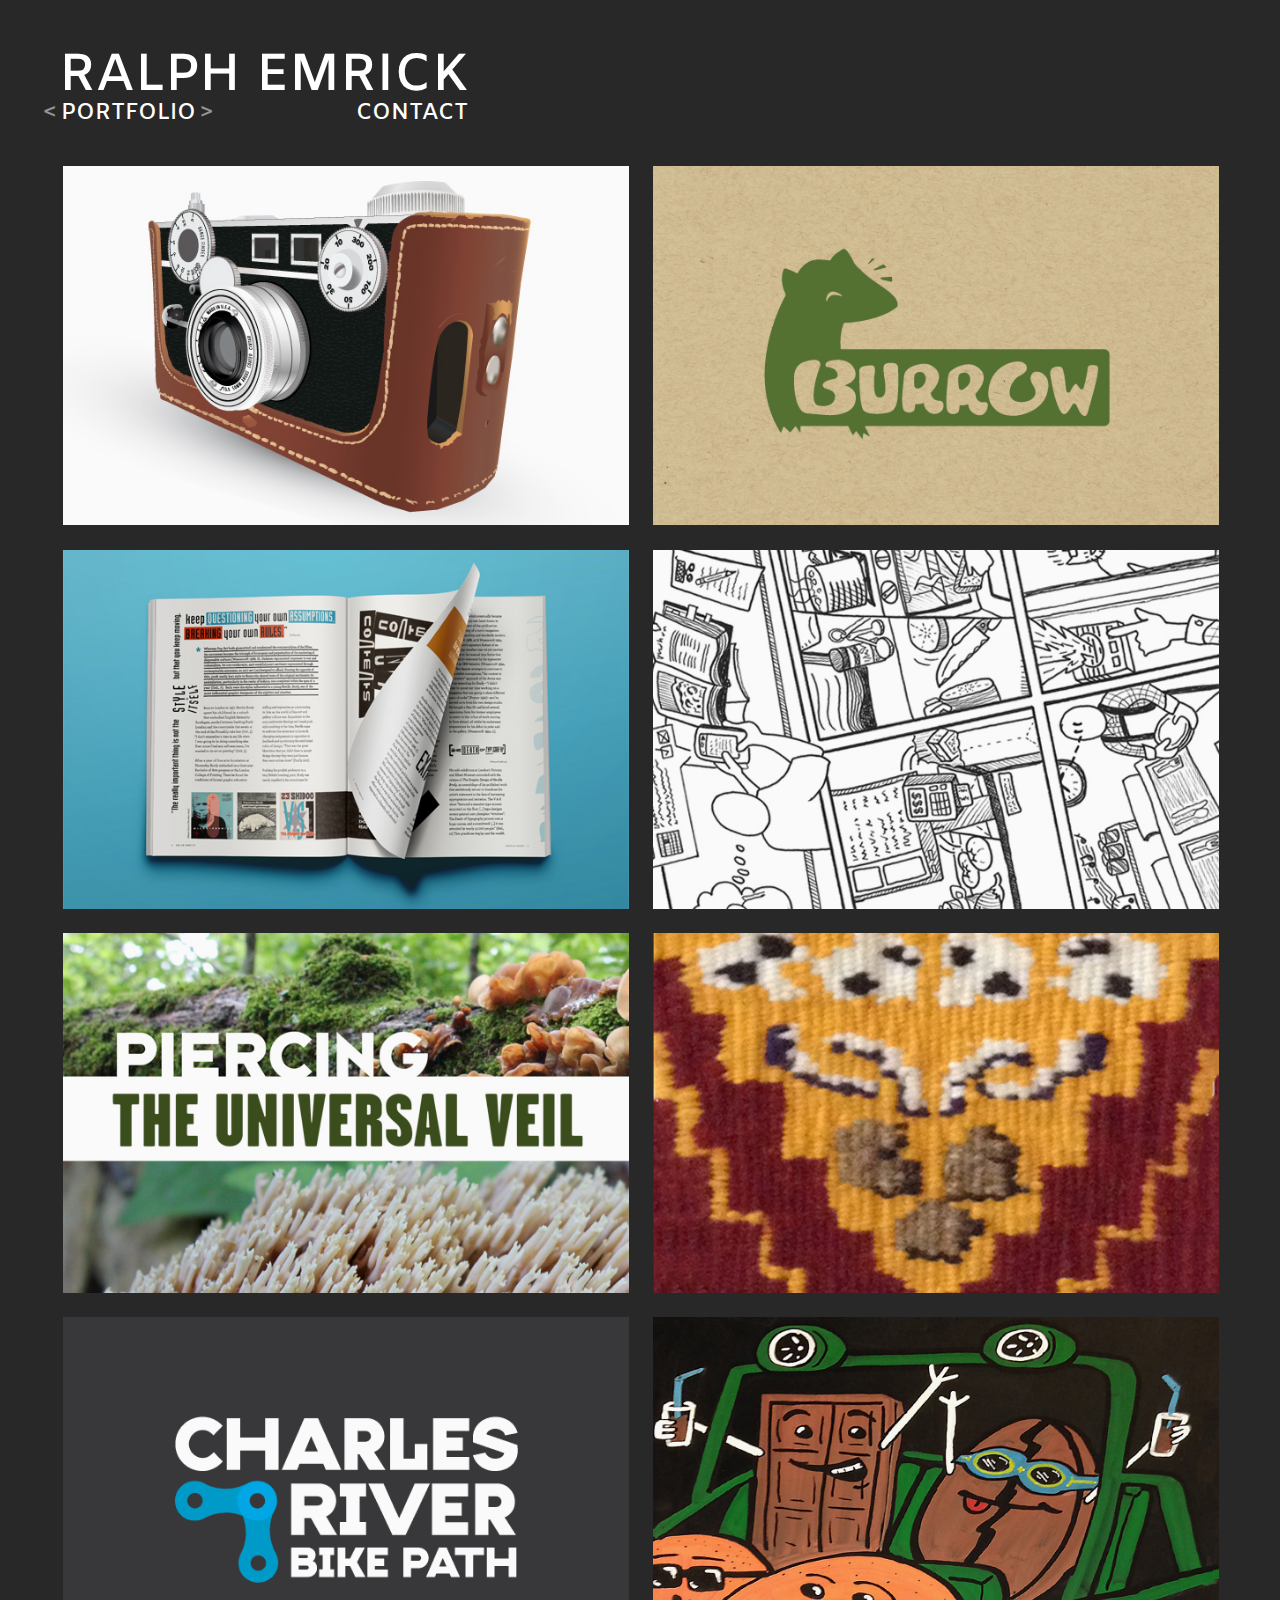
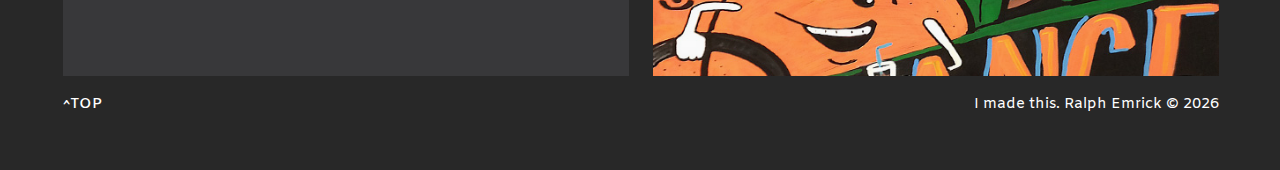
<file: index.html>
<html>

<head>

    <title>Ralph Emrick • Graphic Artist</title>
    <meta name="description" content="Portfolio of Ralph Emrick; graphic artist, etc." />
    <meta http-equiv="author" content="Ralph Emrick" />
    <!--<meta http-equiv="pragma" content="no-cache" />-->
    <meta name="viewport" content="width=device-width,initial-scale=1">

    <link href="CSS/style.css" type="text/css" rel="stylesheet" />
    <link href="https://fonts.googleapis.com/css?family=Amiko:400,600|Rokkitt:400,700" rel="stylesheet">
    <link rel="icon" type="image/png" sizes="32x32" href="img/critter-icon-32x32.png" />
    <link rel="icon" type="image/png" sizes="96x96" href="img/critter-icon-96x96.png" />
    <link rel="icon" type="image/png" sizes="16x16" href="img/critter-icon-16x16.png" />


</head>

<body>

<header id="top">

    <div id="banner">
        <div id="logo"><span id="logo_ralph">Ralph</span> Emrick</div>
        <nav>
            <a href="" id="portfolio_link"><span class="leftNav">&lt;</span>portfolio<span>&gt;</span></a>
            <a href="" id="contact_link"><span>&lt;</span>contact<span class="rightNav">&gt;</span></a>
        </nav>
    </div> <!--end of div id="banner"-->

</header>

<div id="wrapper">

    <div id="spotlight"></div>

    <div id="portfolio_gallery">
        <a href="gallery.html" class="showcard" id="card-camera">
            <img src="img/camera-th.jpg" alt="vector illustration of vintage Argus film camera" class="thumbnail"/>
        </a>
        <a href="gallery.html" class="showcard" id="card-burrow">
            <img src="img/burrow-th.jpg" alt="the Burrow brand lockup, a green text bubble paired with a winking weasel" class="thumbnail" />
        </a>
        <a href="gallery.html" class="showcard" id="card-nbrody">
            <img src="img/nbrody-th.jpg" alt="magazine mockup for typographical biography of Neville Brody" class="thumbnail" />
        </a>
        <a href="gallery.html" class="showcard" id="card-dinner">
            <img src="img/dinner-th.jpg" alt="6 panel sequential comic illustrating the steps to hosting a dinner party" class="thumbnail" />
        </a>
        <a href="gallery.html" class="showcard" id="card-piercingtheveil">
            <img src="img/piercingtheveil-th.jpg" alt="a magazine spread about mushrooms" class="thumbnail" />
        </a>
        <a href="gallery.html" class="showcard" id="card-gpw">
            <img src="img/gpw-th.jpg" alt="woven yarn tapestry of a queer pizza" class="thumbnail" />
        </a>
        <a href="gallery.html" class="showcard" id="card-crbp">
            <img src="img/crbp-th.gif" alt="logo for Charles River Bike Path" class="thumbnail" />
        </a>
        <a href="gallery.html" class="showcard" id="card-orangemochafrap">
            <img src="img/orangemochafrap-th.jpg" alt="a chalked illustration of two oranges on a joyride in a jeep with a coffee bean and chocolate bar in the backseat" class="thumbnail" />
        </a>
        <!--<a href="gallery.html" class="showcard" id="card-eternal">-->
            <!--<img src="img/eternal-th.png" alt="a graphic depiction of a landscape feature formed by discarded plastic water bottles" class="thumbnail" />-->
        <!--</a>-->

    </div> <!--end of div id="portfolio_gallery"-->

    <footer>
        <a id="top_button" href="#top">&#94;TOP</a>
        <div id="copyright">
            I made this. Ralph Emrick
            <span class="big">&copy;</span><!--2016- -->
            <script>document.write(new Date().getFullYear());</script>
        </div>
    </footer>

</div> <!--end of div id="wrapper"-->

</body>


<script src="https://ajax.googleapis.com/ajax/libs/jquery/1.12.4/jquery.min.js"></script>
<script src="JS/script.js" type="text/javascript"></script>

</html>
</file>
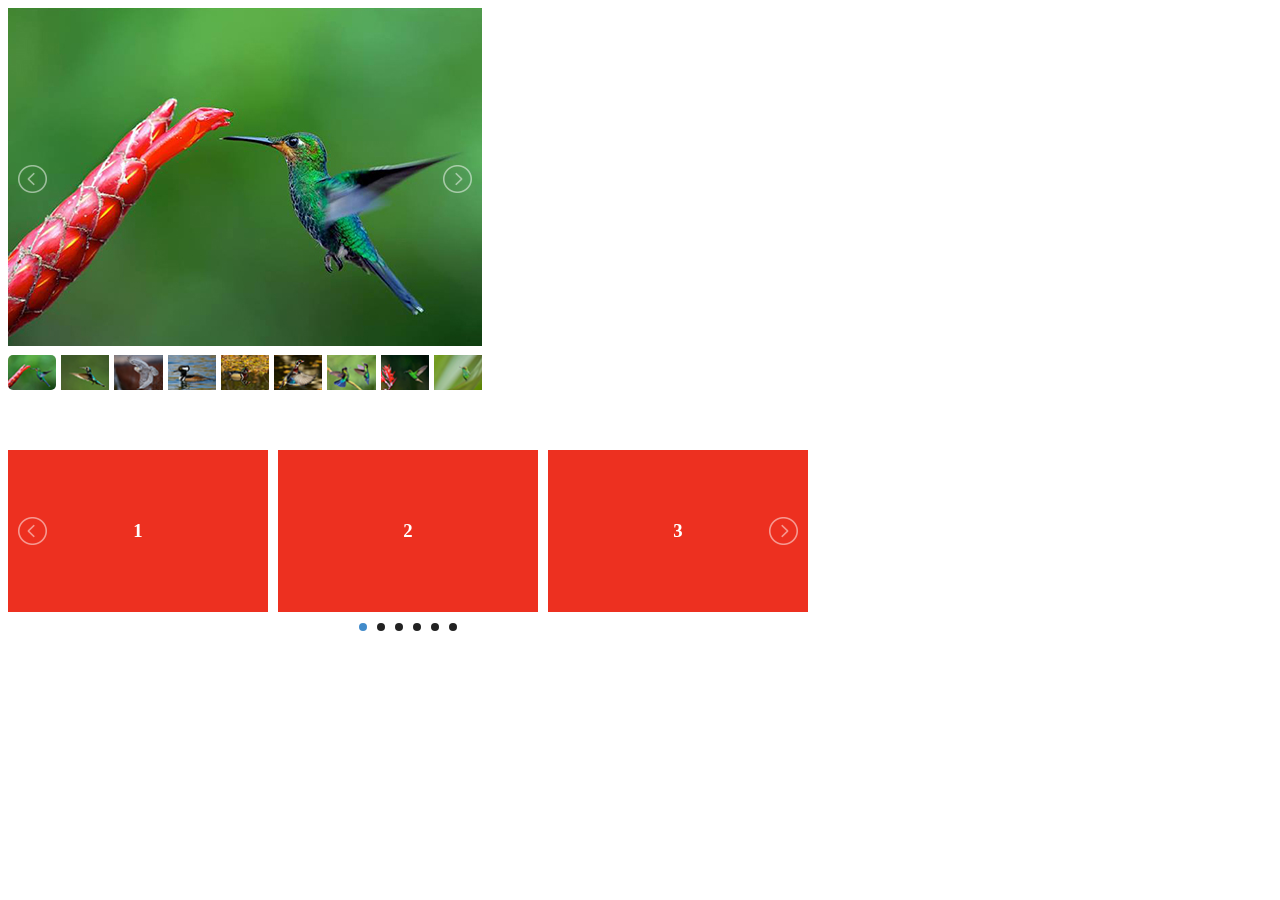
<file: lightSlider/demo/index.html>
<!DOCTYPE html>
<html lang="en">
    <head>
    <title>lightSlider Demo</title>
    <meta charset="utf-8">
    <meta http-equiv="X-UA-Compatible" content="IE=edge">
    <meta name="description" content="">
    <link rel="stylesheet"  href="../src/css/lightslider.css"/>
    <style>
    	ul{
			list-style: none outside none;
		    padding-left: 0;
            margin: 0;
		}
        .demo .item{
            margin-bottom: 60px;
        }
		.content-slider li{
		    background-color: #ed3020;
		    text-align: center;
		    color: #FFF;
		}
		.content-slider h3 {
		    margin: 0;
		    padding: 70px 0;
		}
		.demo{
			width: 800px;
		}
    </style>
    <script src="http://ajax.googleapis.com/ajax/libs/jquery/1.9.1/jquery.min.js"></script>
    <script src="../src/js/lightslider.js"></script> 
    <script>
    	 $(document).ready(function() {
			$("#content-slider").lightSlider({
                loop:true,
                keyPress:true
            });
            $('#image-gallery').lightSlider({
                gallery:true,
                item:1,
                thumbItem:9,
                slideMargin: 0,
                speed:500,
                auto:true,
                loop:true,
                onSliderLoad: function() {
                    $('#image-gallery').removeClass('cS-hidden');
                }  
            });
		});
    </script>
</head>
<body>
	<div class="demo">
        <div class="item">            
            <div class="clearfix" style="max-width:474px;">
                <ul id="image-gallery" class="gallery list-unstyled cS-hidden">
                    <li data-thumb="img/thumb/cS-1.jpg"> 
                        <img src="img/cS-1.jpg" />
                         </li>
                    <li data-thumb="img/thumb/cS-2.jpg"> 
                        <img src="img/cS-2.jpg" />
                         </li>
                    <li data-thumb="img/thumb/cS-3.jpg"> 
                        <img src="img/cS-3.jpg" />
                         </li>
                    <li data-thumb="img/thumb/cS-4.jpg"> 
                        <img src="img/cS-4.jpg" />
                         </li>
                    <li data-thumb="img/thumb/cS-5.jpg"> 
                        <img src="img/cS-5.jpg" />
                         </li>
                    <li data-thumb="img/thumb/cS-6.jpg"> 
                        <img src="img/cS-6.jpg" />
                         </li>
                    <li data-thumb="img/thumb/cS-7.jpg"> 
                        <img src="img/cS-7.jpg" />
                         </li>
                    <li data-thumb="img/thumb/cS-8.jpg"> 
                        <img src="img/cS-8.jpg" />
                         </li>
                    <li data-thumb="img/thumb/cS-9.jpg"> 
                        <img src="img/cS-9.jpg" />
                         </li>
                    <li data-thumb="img/thumb/cS-10.jpg"> 
                        <img src="img/cS-10.jpg" />
                         </li>
                    <li data-thumb="img/thumb/cS-11.jpg"> 
                        <img src="img/cS-11.jpg" />
                         </li>
                    <li data-thumb="img/thumb/cS-12.jpg"> 
                        <img src="img/cS-12.jpg" />
                         </li>
                    <li data-thumb="img/thumb/cS-13.jpg"> 
                        <img src="img/cS-13.jpg" />
                         </li>
                    <li data-thumb="img/thumb/cS-14.jpg"> 
                        <img src="img/cS-14.jpg" />
                         </li>
                    <li data-thumb="img/thumb/cS-15.jpg"> 
                        <img src="img/cS-15.jpg" />
                         </li>
                </ul>
            </div>
        </div>
        <div class="item">
            <ul id="content-slider" class="content-slider">
                <li>
                    <h3>1</h3>
                </li>
                <li>
                    <h3>2</h3>
                </li>
                <li>
                    <h3>3</h3>
                </li>
                <li>
                    <h3>4</h3>
                </li>
                <li>
                    <h3>5</h3>
                </li>
                <li>
                    <h3>6</h3>
                </li>
            </ul>
        </div>

    </div>	
</body>
</file>
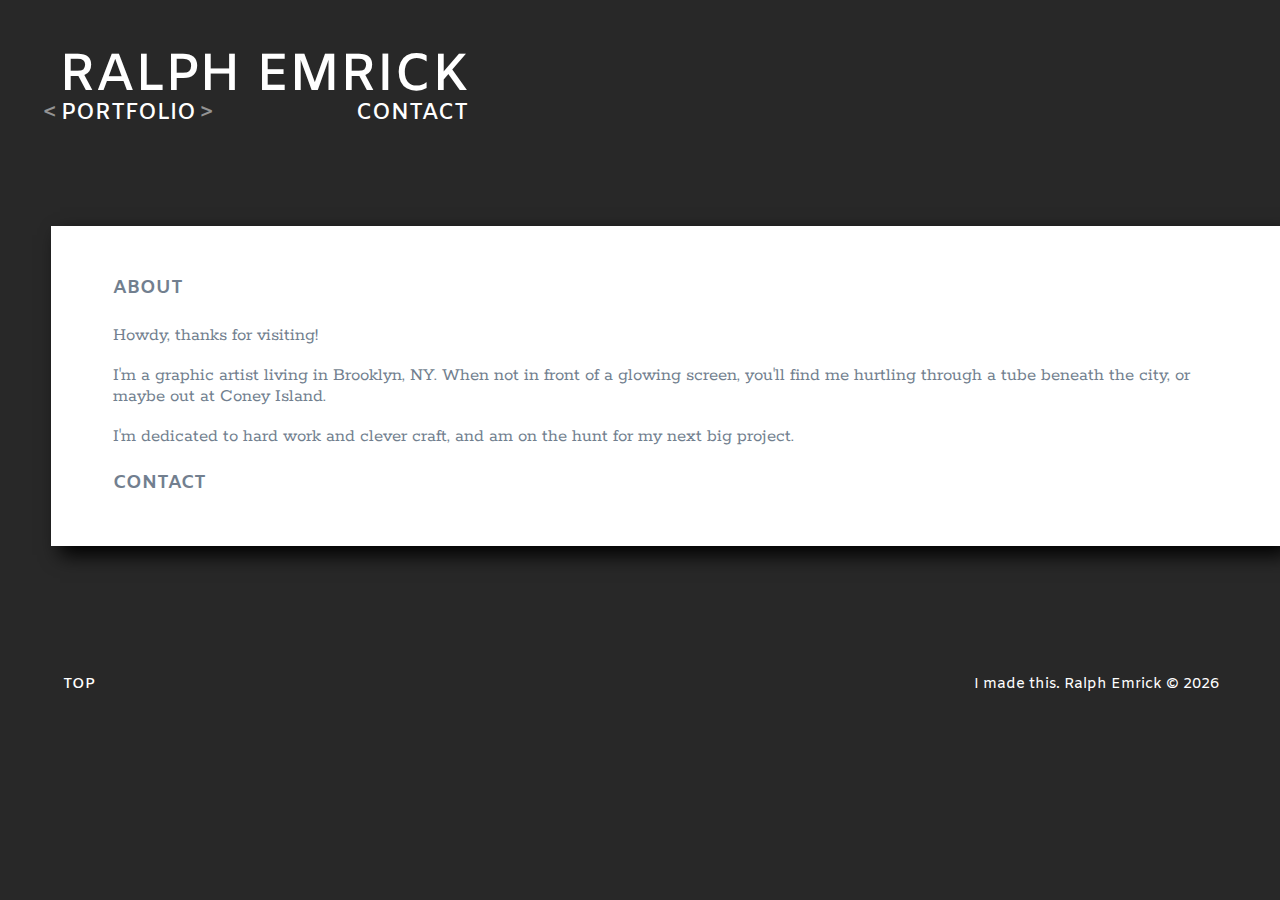
<file: contact.html>
<html>

<head>

    <title>Ralph Emrick • Graphic Artist</title>
    <meta name="description" content="Portfolio of Ralph Emrick; graphic artist, etc." />
    <meta http-equiv="author" content="Ralph Emrick" />
    <meta http-equiv="pragma" content="no-cache" />
    <meta name="robots" content="noindex" />
    <meta name="viewport" content="width=device-width,initial-scale=1">

    <link href="CSS/style.css" type="text/css" rel="stylesheet" />
    <link href="https://fonts.googleapis.com/css?family=Amiko:400,600|Rokkitt:400,700" rel="stylesheet">


</head>

<body>

<header id="top">

    <div id="banner">
        <div id="logo"><span id="logo_ralph">Ralph</span> Emrick</div>
        <nav>
            <a href="" id="portfolio_link"><span class="leftNav">&lt;</span>portfolio<span>&gt;</span></a>
            <a href="" id="contact_link"><span>&lt;</span>contact<span class="rightNav">&gt;</span></a>
        </nav>
    </div> <!--end of div id="banner"-->

</header>

<div id="wrapper">

    <div id='contactWrapper'>
        <div id='about'><h4>about</h4>
            <p>Howdy, thanks for visiting!</p><p>I&#39;m a graphic artist living in Brooklyn, NY. When not in front of a glowing screen, you'll find me hurtling through a tube beneath the city, or maybe out at Coney Island.</p><p>I&#39;m dedicated to hard work and clever craft, and am on the hunt for my next big project.</p>
        </div>
        <div id='contactMe'><h4>contact</h4></div>
        <form id='contactForm'></form>
    </div> <!--end of div id="contactWrapper"-->


    <footer>
        <a id="top_button" href="#top">TOP</a>
        <div id="copyright">
            I made this. Ralph Emrick
            <span class="big">&copy;</span><!--2016- -->
            <script>document.write(new Date().getFullYear());</script>
        </div>
    </footer>

</div> <!--end of div id="wrapper"-->

</body>


<script src="https://ajax.googleapis.com/ajax/libs/jquery/1.12.4/jquery.min.js"></script>
<script src="JS/script.js" type="text/javascript"></script>

</html>
</file>
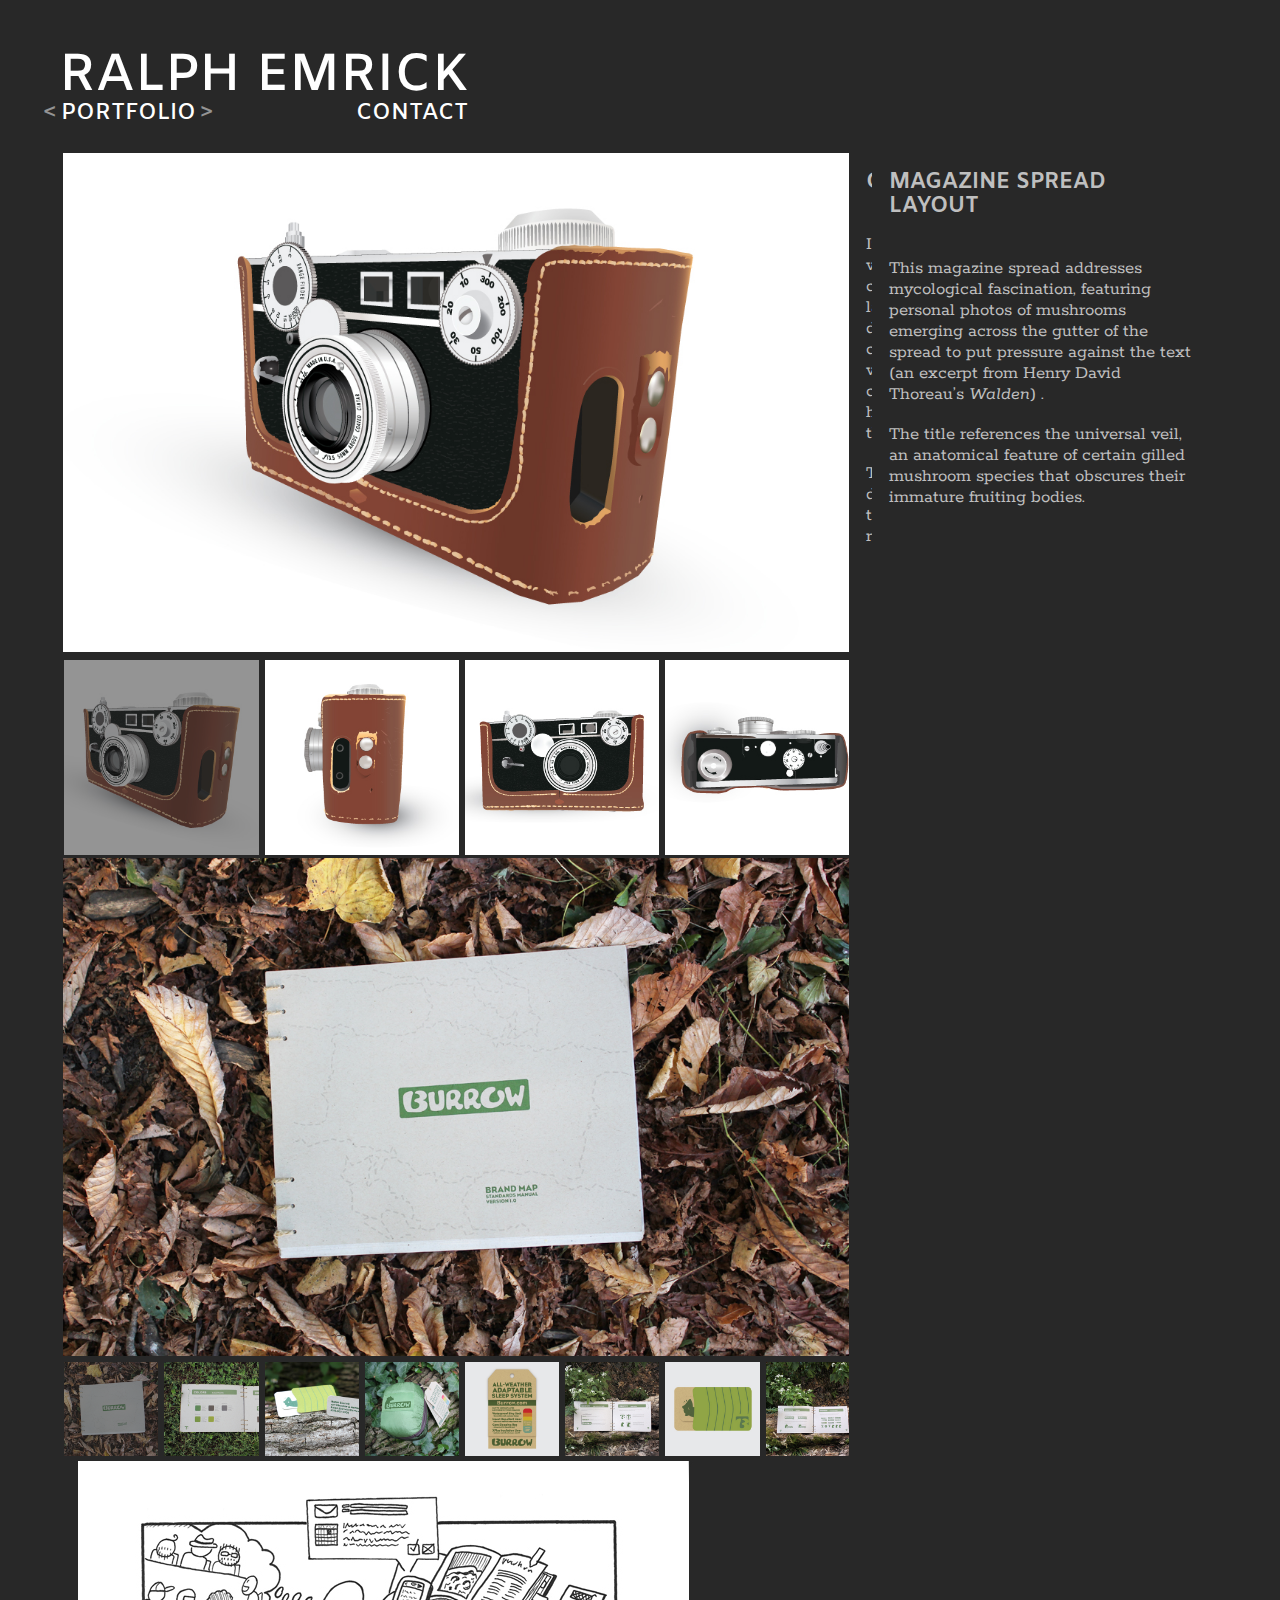
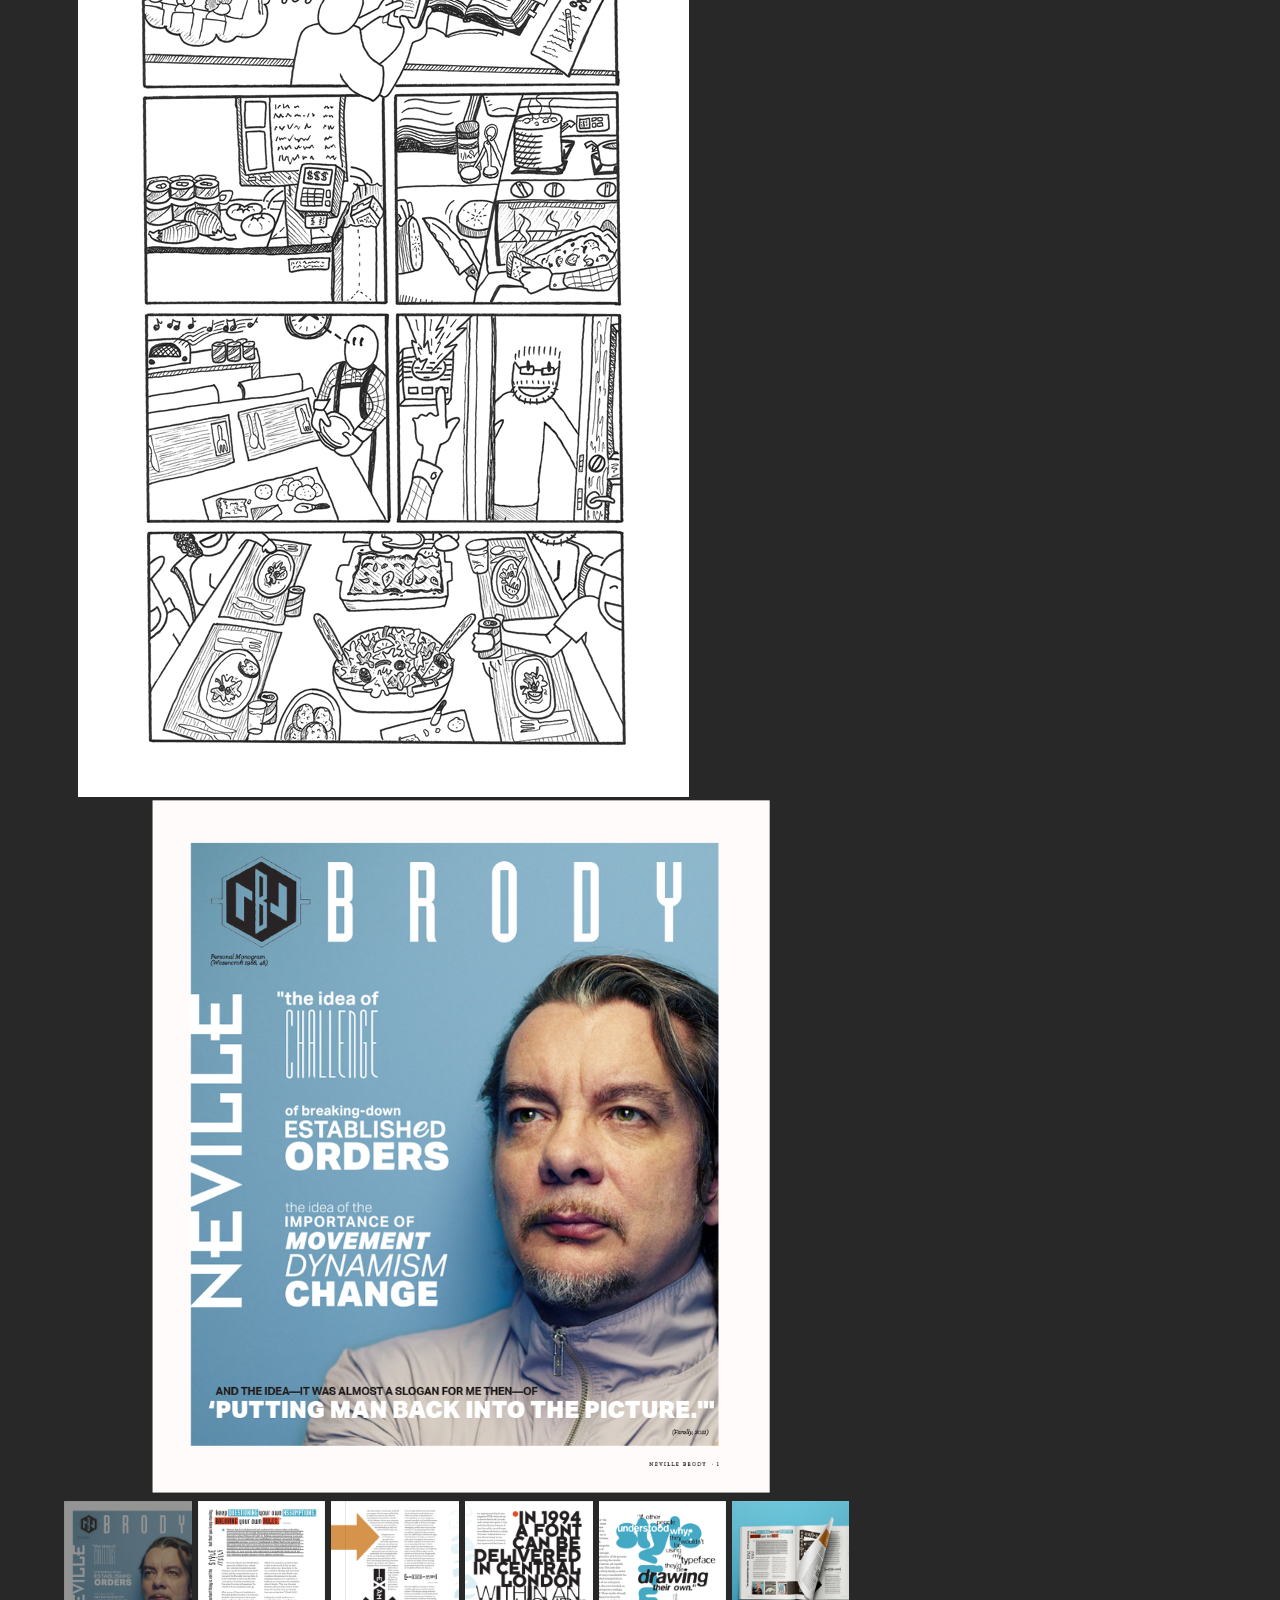
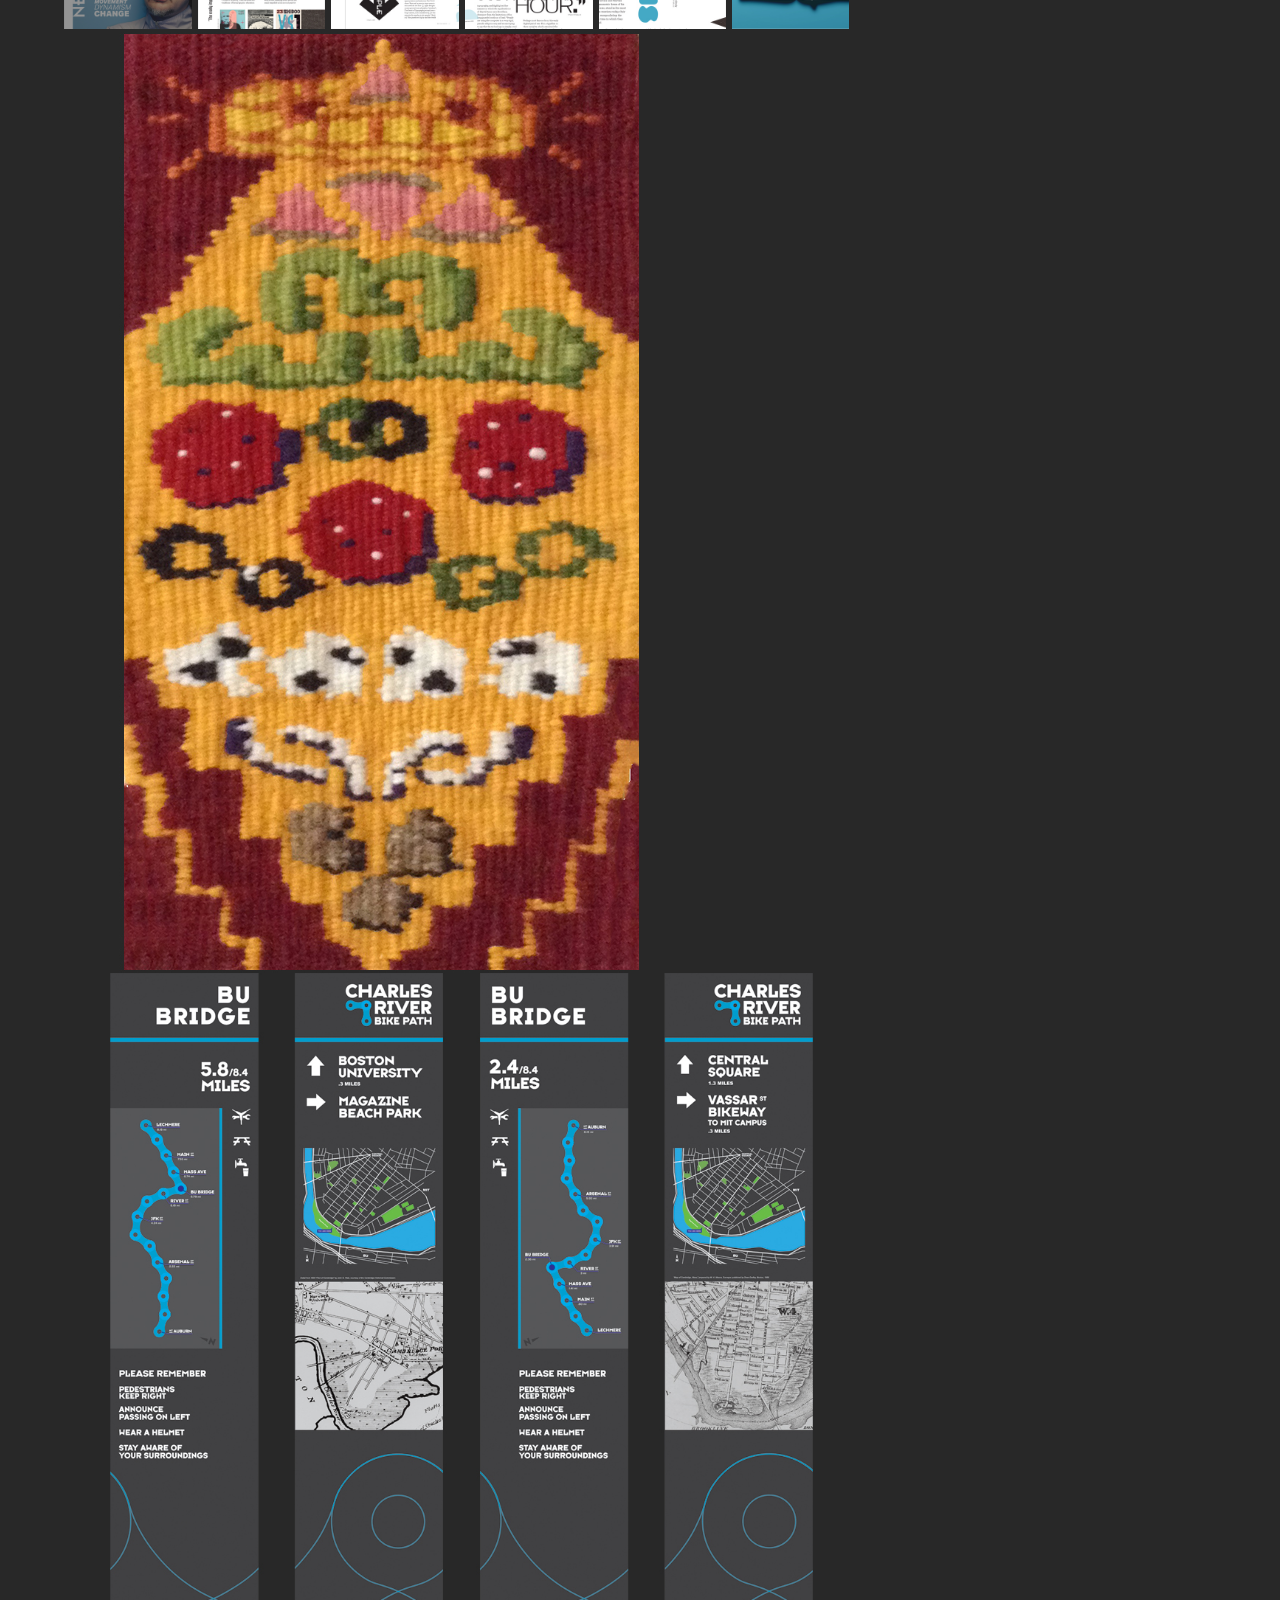
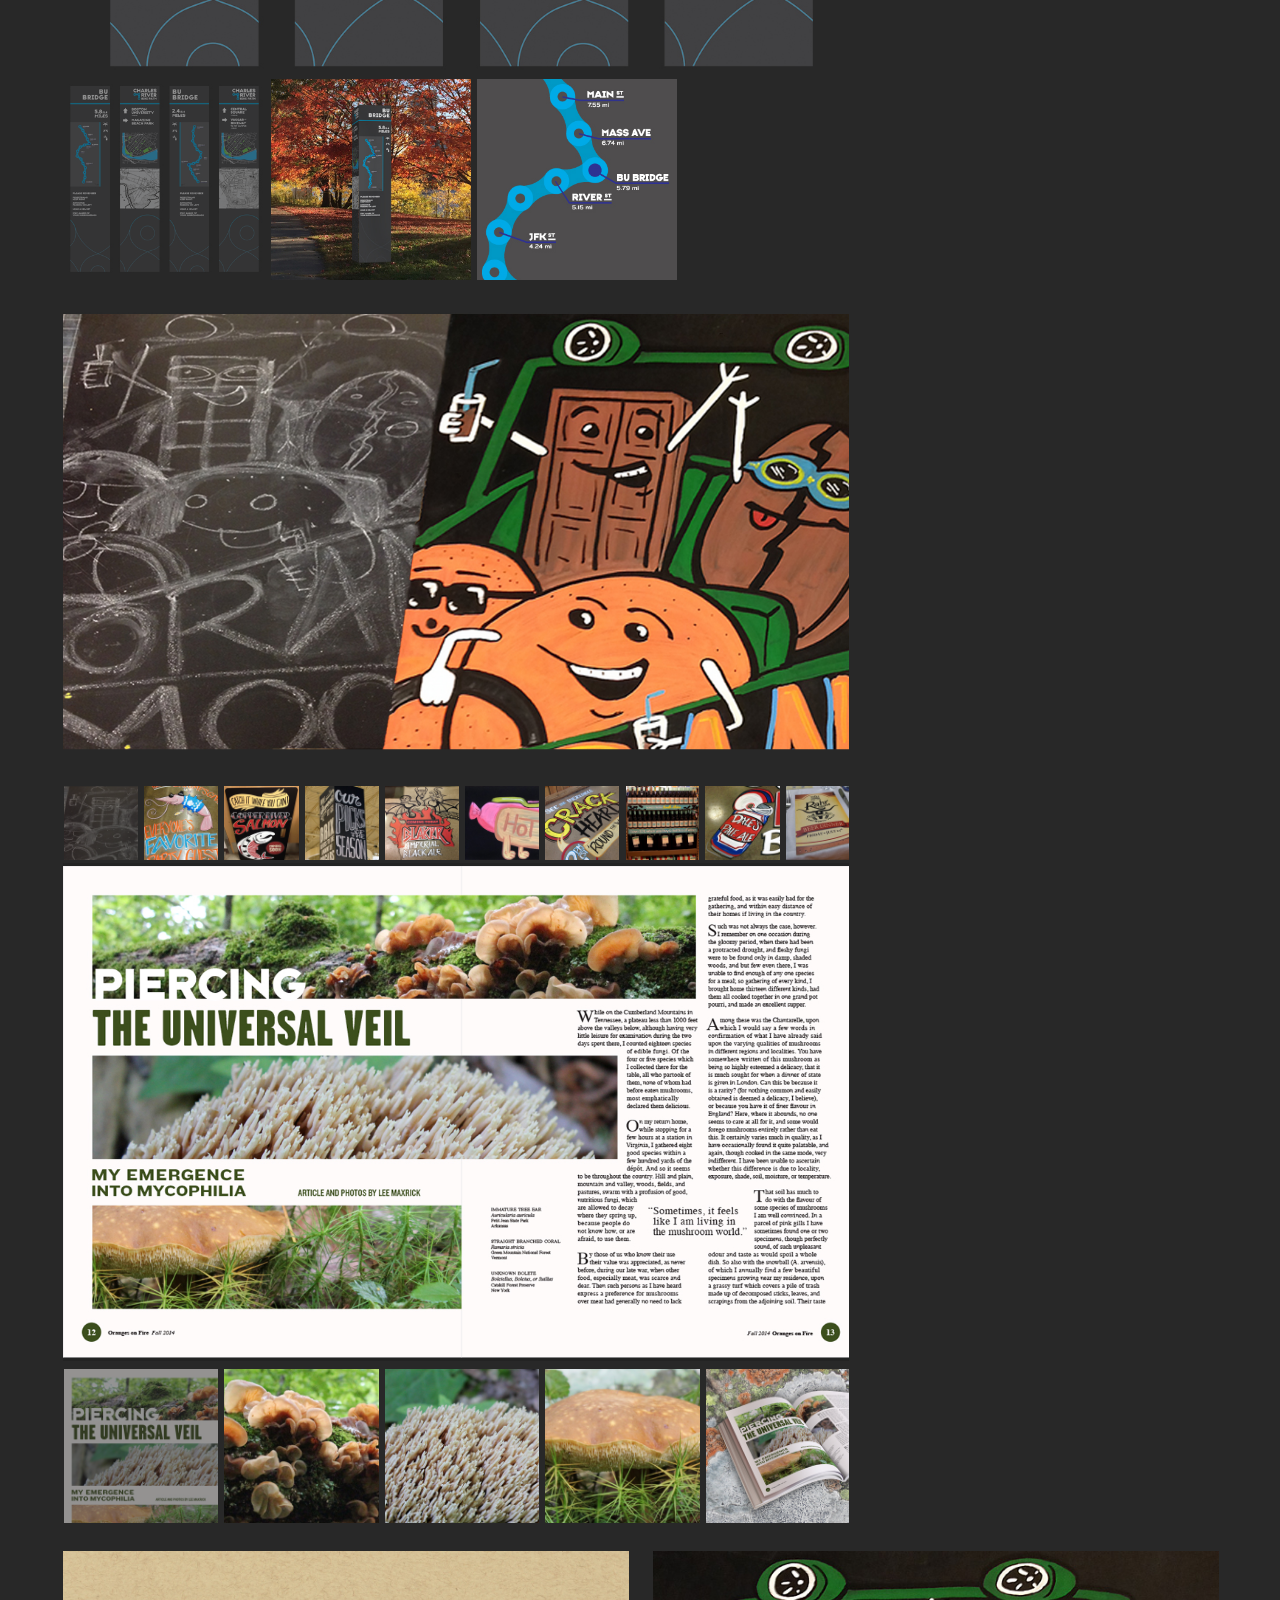
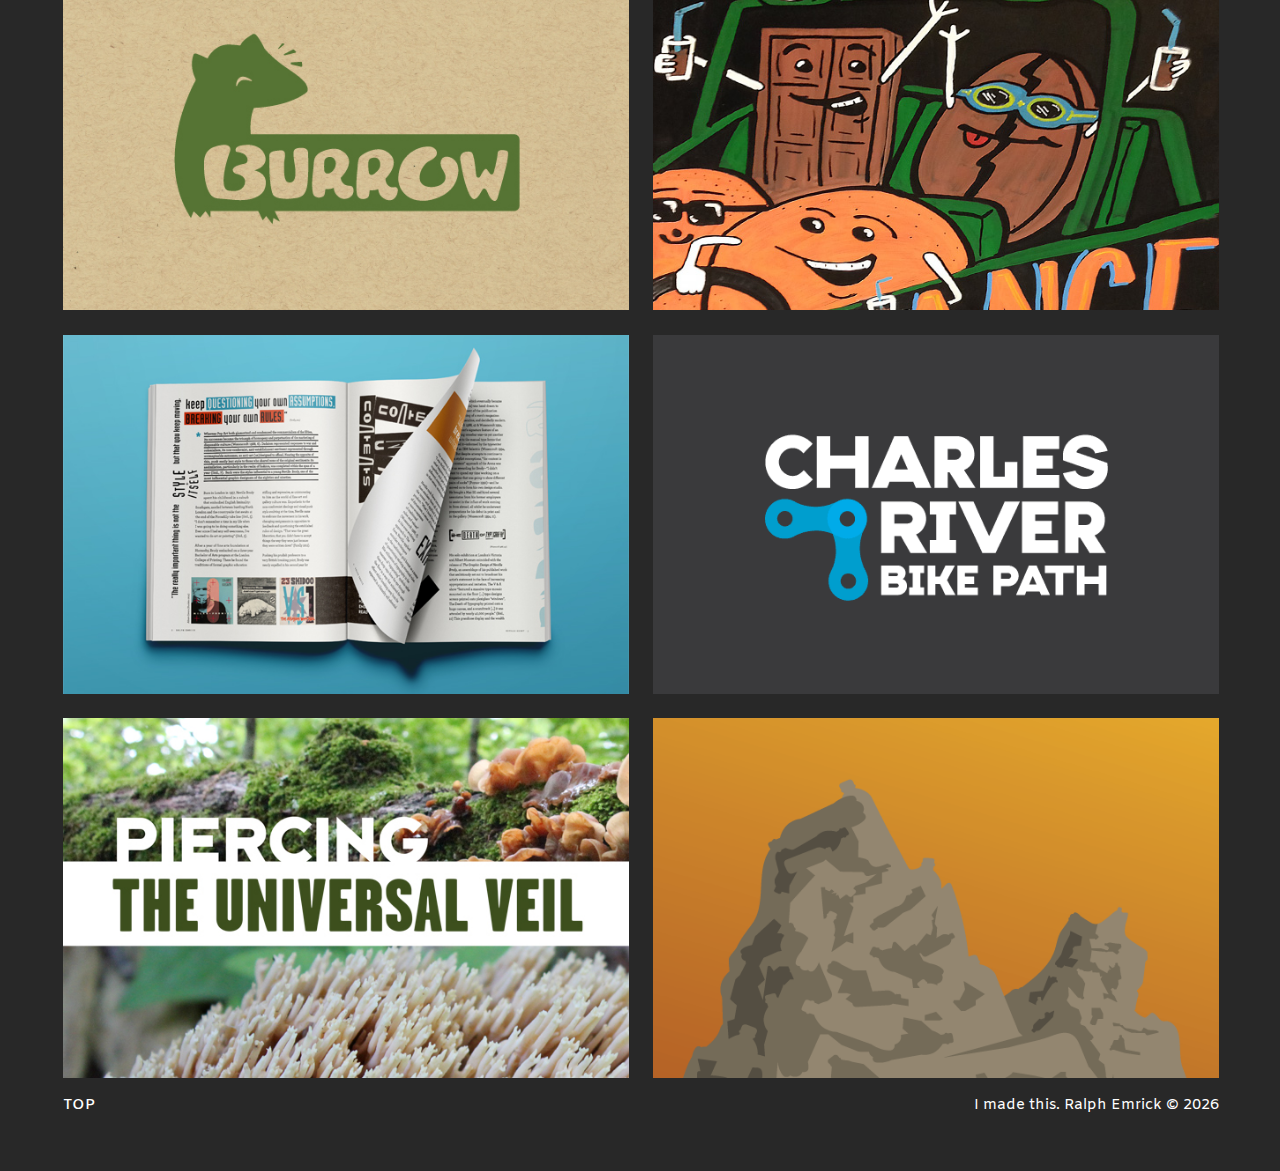
<file: gallery.html>
<html>

<head>

    <title>Ralph Emrick • Graphic Artist</title>
    <meta name="description" content="Portfolio of Ralph Emrick; graphic artist, etc." />
    <meta http-equiv="author" content="Ralph Emrick" />
    <meta http-equiv="pragma" content="no-cache" />
    <meta name="robots" content="noindex" />
    <meta name="viewport" content="width=device-width,initial-scale=1">

    <link href="CSS/style.css" type="text/css" rel="stylesheet" />

    <link href="https://fonts.googleapis.com/css?family=Amiko:400,600|Rokkitt:400,700" rel="stylesheet">

</head>

<body>

<header id="top">

    <div id="banner">
        <div id="logo"><span id="logo_ralph">Ralph</span> Emrick</div>
        <nav>
            <a href="" id="portfolio_link"><span class="leftNav">&lt;</span>portfolio<span>&gt;</span></a>
            <a href="" id="contact_link"><span>&lt;</span>contact<span class="rightNav">&gt;</span></a>
        </nav>
    </div> <!--end of div id="banner"-->

</header>

<div id="wrapper">

    <div id="spotlight">

        <div id="camera">
            <div class="imageWrapper">

                <div class="feature"><img src="img/camera-angle.jpg" alt="vector illustration of vintage Argus film camera at three-quarters view" />
                    <div class="imagePrevious">&lt;</div>
                    <div class="imageNext">&gt;</div>
                </div>

                <div class="thumbnailSlider">
                    <a href="" class="emBiggen  thumbFeature"><img src="img/camera-angle-th.jpg" alt="vector illustration of vintage Argus film camera at three-quarters view" /></a>
                    <a href="" class="emBiggen"><img src="img/camera-side-th.jpg" alt="Argus camera vector illustration viewed from the side" /></a>
                    <a href="" class="emBiggen"><img src="img/camera-front-th.jpg" alt="Argus camera vector illustration viewed from the front" /></a>
                    <a href="" class="emBiggen"><img src="img/camera-top-th.jpg" alt="Argus camera vector illustration viewed from above" /></a>

                </div><!--end of div class="thumnbailSLider"-->

                <div class="projectDescription">
                    <h3>Argus Camera Vector Illustration</h3>
                    <br />

                    <div class="projectCopy">
                        <p>Detailed vector illustration of my grandfather's film camera in its well-worn leather case.</p>
                        <p>A sturdy relic of the technology available during World War II, this illustration seeks to capture its charm.</p>
                    </div><!--end of div class="projectCopy"-->

                    <div class="projectNav">
                        <a href="" class="projectPrevious">&lt;previous</a>
                        <a href="" class="projectNext">next&gt;</a>
                    </div>
                </div><!--end of div class="projectDescription"-->

            </div><!--end of div class="imageWrapper"-->
        </div> <!--end of div id="camera"-->


        <div id="burrow">
            <div class="imageWrapper">

                <div class="feature"><img src="img/burrow-leaves.jpg" alt="burrow brand standards booklet cover laying on a bed of fallen leaves" />
                    <div class="imagePrevious">&lt;</div>
                    <div class="imageNext">&gt;</div>
                </div>

                <div class="thumbnailSlider">
                    <a href="" class="emBiggen  thumbFeature"><img src="img/burrow-leaves-th.jpg" alt="burrow brand standards booklet cover laying on a bed of fallen leaves" /></a>
                    <a href="" class="emBiggen"><img src="img/burrow-colors-th.jpg" alt="burrow brand standards booklet opened to the color guidelines pages" /></a>
                    <a href="" class="emBiggen"><img src="img/burrow-bcard-th.jpg" alt="burrow business card and business card holder displayed on a log" /></a>
                    <a href="" class="emBiggen"><img src="img/burrow-packaging-th.jpg" alt="burrow branded product with tag surrounded by ivy" /></a>
                    <a href="" class="emBiggen"><img src="img/burrow-tag-th.jpg" alt="a multi-paged burrow brand product tag as viewed from all sides" /></a>
                    <a href="" class="emBiggen"><img src="img/burrow-booklet-logo-th.jpg" alt="burrow brand standards booklet opened to the logo selection and logo marks pages" /></a>
                    <a href="" class="emBiggen"><img src="img/burrow-bcard-digital-th.jpg" alt="burrow brand business cards and holder shown front and back" /></a>
                    <a href="" class="emBiggen"><img src="img/burrow-booklet-lockups-th.jpg" alt="burrow brand standards booklet opened to the lockup and improper uses pages" /></a>
                </div><!--end of div class="thumnbailSLider"-->

                <div class="projectDescription">
                    <h3>Burrow Brand Identity</h3>
                    <br />

                        <div class="projectCopy">
                            <p>The branding package for Burrow (an ecologically minded modular sleeping bag system) began with custom lettered logotypes and a weasel icon, designed to communicate the warmth and resilience of the brand.</p>
                            <p>The identity was developed further and applied to packaging labels, playfully illustrative business cards, and fully outlined in a comprehensive brand standards guide.</p>

                        </div><!--end of div class="projectCopy"-->

                        <div class="projectNav">
                            <a href="" class="projectPrevious">&lt;previous</a>
                            <a href="" class="projectNext">next&gt;</a>
                        </div>
                </div><!--end of div class="projectDescription"-->

            </div><!--end of div class="imageWrapper"-->
        </div> <!--end of div id="burrow"-->


        <div id="dinner">
            <div class="imageWrapper">

                <div class="feature"><img src="img/dinner-sequence.jpg" alt="6 panel sequential comic illustrating the steps to hosting a dinner party" />
                </div>

                <div class="projectDescription narrow">
                    <h3>6 Panel Sequence- How to Host a Dinner Party</h3>
                    <br />

                    <div class="projectCopy">
                        <p>This illustration describes an activity using sequential images.</p>
                        <p>I love to cook, so I elected to demonstrate the process of hosting a succesful dinner party.
                            <br />First, one must must invite guests, plan the menu, and make an ingredient list.
                            <br />Second, ingredients are shopped for and purchased.
                            <br />Third, ingredients are prepped and cooked.
                            <br />Fourth, the table is set, appetizers are set out, drinks are chilled, and suitable music is selected.
                            <br />Fifth, guests begin to arrive and must be greeted.
                            <br />Sixth, once everyone arrives and the food is ready, dinner begins! </p>
                    </div><!--end of div class="projectCopy"-->

                    <div class="projectNav">
                        <a href="" class="projectPrevious">&lt;previous</a>
                        <a href="" class="projectNext">next&gt;</a>
                    </div>
                </div><!--end of div class="projectDescription"-->

            </div><!--end of div class="imageWrapper"-->
        </div> <!--end of div id="dinner"-->


        <div id="nbrody">
            <div class="imageWrapper">

                <div class="feature"><img src="img/neville-cover.jpg" alt="magazine cover with a portrait of a young neville brody and a large quote" />
                    <div class="imagePrevious vertical">&lt;</div>
                    <div class="imageNext vertical">&gt;</div>
                </div>

                <div class="thumbnailSlider">
                    <a href="" class="emBiggen thumbFeature"><img src="img/neville-cover-th.jpg" alt="magazine cover with a portrait of young Neville Brody and a large quote" /></a>
                    <a href="" class="emBiggen"><img src="img/neville-spread1-th.jpg" alt="Neville Brody magazine spread featuring album cover art and contents page headers" /></a>
                    <a href="" class="emBiggen"><img src="img/neville-spread2-th.jpg" alt="Neville Brody magazine spread featuring type family examples" /></a>
                    <a href="" class="emBiggen"><img src="img/neville-spread3-th.jpg" alt="Neville Brody magazine spread about fonts and the 90s" /></a>
                    <a href="" class="emBiggen"><img src="img/neville-spread4-th.jpg" alt="Neville Brody magazine final page with a graphic reflecting his feeling that style is a virus" /></a>
                    <a href="" class="emBiggen"><img src="img/neville-mockup-th.jpg" alt="Neville Brody magazine mockup on blue background" /></a>

                </div><!--end of div class="thumnbailSLider"-->

                <div class="projectDescription">
                    <h3>Typographical Essay and Layout</h3>
                    <br />

                    <div class="projectCopy">
                        <p>Researching Neville Brody in detail lay bare his influence upon 80s and 90s type treatments, a style thoroughly affected by the rapid development of digital technology and influenced heavily by punk philosophy.</p>
                        <p>This article is presented as a magazine layout featuring samples of Brody’s type and images within a layout that emulates his approach to graphic design and typography.</p>
                    </div><!--end of div class="projectCopy"-->

                        <div class="projectNav">
                            <a href="" class="projectPrevious">&lt;previous</a>
                            <a href="" class="projectNext">next&gt;</a>
                        </div>
                </div><!--end of div class="projectDescription"-->

            </div><!--end of div class="imageWrapper"-->
        </div> <!--end of div id="nbrody"-->


        <div id="gpw">
            <div class="imageWrapper">

                <div class="feature"><img src="img/gpw-tapestry.jpg" alt="woven yarn tapestry of a queer pizza"  />
                    <!--<div class="imagePrevious vertical">&lt;</div>-->
                    <!--<div class="imageNext vertical">&gt;</div>-->
                </div>

                <!--<div class="thumbnailSlider">-->
                    <!--<a href="" class="emBiggen thumbFeature"><img src="img/gpw-tapestry-th.jpg" alt="woven yarn tapestry of a queer pizza" /></a>-->
                    <!--<a href="" class="emBiggen"><img src="img/gpw-sketch-th.jpg" alt="vector illustration of tapestry cartoon" /></a>-->


                <!--</div>&lt;!&ndash;end of div class="thumnbailSLider"&ndash;&gt;-->

                <div class="projectDescription narrow">
                    <h3>Gay Pizza Wedding</h3>
                    <br />

                    <div class="projectCopy">
                        <p>In 2013, news and social media outlets were abuzz with discussion of the constitutionality of religious freedom laws. A particular facet of the discussion emerged from Indiana and captured my imagination: gay pizza weddings. Gay pizza weddings, and the credence given to the argument that homosexuality is a choice and therefore, illegitimate.
                        </p>
                        <p> This tapestry displays choice as a double-edged pizza sword, guiding one to sausage-laden sin or Hawaiian righteousness.
                        </p>
                    </div><!--end of div class="projectCopy"-->

                        <div class="projectNav">
                            <a href="" class="projectPrevious">&lt;previous</a>
                            <a href="" class="projectNext">next&gt;</a>
                        </div>
                </div><!--end of div class="projectDescription"-->

            </div><!--end of div class="imageWrapper"-->

        </div> <!--end of div id="gpw"-->


        <!--<div id="eternal">-->
            <!--<div class="imageWrapper">-->

                <!--<div class="feature"><img src="img/eternal-art.jpg" alt="" />-->
                <!--</div>-->

                <!--<div class="projectDescription">-->
                    <!--<h3>Recycling Advocacy Poster</h3>-->
                    <!--<br />-->

                    <!--<div class="projectCopy">-->
                        <!--<p>Modeled after photos taken while hiking in the Grand Canyon, <i>Eternal Legacy</i> interprets a dystopian future in which the beauty of nature has been replaced by plastic waste. From a distance, the landscape is evocative of the timeless style of NPA National Parks posters but upon closer examination, one finds themselves in a landfill littered with the silhouettes of over a hundred plastic water bottles.</p>-->
                        <!--<p>One hopes that this image leads viewers to consider the amount of plastics they casually consume, and encourages them to reduce their personal impact in order to preserve nature for future generations.</p>-->
                    <!--</div>&lt;!&ndash;end of div class="projectCopy"&ndash;&gt;-->

                    <!--<div class="projectNav">-->
                        <!--<a href="" class="projectPrevious">&lt;previous</a>-->
                        <!--<a href="" class="projectNext">next&gt;</a>-->
                    <!--</div>-->
                <!--</div>&lt;!&ndash;end of div class="projectDescription"&ndash;&gt;-->

            <!--</div>&lt;!&ndash;end of div class="imageWrapper"&ndash;&gt;-->
        <!--</div> &lt;!&ndash;end of div id="eternal"&ndash;&gt;-->


        <div id="crbp">
            <div class="imageWrapper">

                <div class="feature"><img src="img/crbp-four-sides.jpg" alt="all four sides of the Charles River Bike Path sign proposal" />
                    <div class="imagePrevious vertical">&lt;</div>
                    <div class="imageNext vertical">&gt;</div>
                </div>

                <div class="thumbnailSlider">
                    <a href="" class="emBiggen thumbFeature"><img src="img/crbp-four-sides-th.jpg" alt="all four sides of the Charles River Bike Path sign proposal" /></a>
                    <a href="" class="emBiggen"><img src="img/crbp-mockup-th.jpg" alt="Charles River Bike Path sign at Magazine Beach Park in the fall" /></a>
                    <a href="" class="emBiggen"><img src="img/crbp-icons-th.jpg" alt="close-up of icons and subway style map system for quick navigation" /></a>
                </div><!--end of div class="thumnbailSLider"-->

                <div class="projectDescription">
                    <h3>Wayfinding Signage for the Charles River Bike Path </h3>
                    <br />

                    <div class="projectCopy">
                        <p>The conceptualization of a cohesive signage system for the Dr. Paul Dudley White bike path along the north side of the Charles River challenged the designer to include maps, mileage, feature icons,  safety rules, and a historical component.</p>
                        <p>This design addresses these stipulations with careful consideration given to legibility and functionality. The system approach to mapping the path for cyclists allows for clear and concise communication, while the non path facing sides feature a simplified area map outlining subway stations and other landmarks within a half mile radius.
                        </p>
                    </div><!--end of div class="projectCopy"-->

                        <div class="projectNav">
                            <a href="" class="projectPrevious">&lt;previous</a>
                            <a href="" class="projectNext">next&gt;</a>
                        </div>
                </div><!--end of div class="projectDescription"-->

            </div><!--end of div class="imageWrapper"-->
        </div> <!--end of div id="crbp"-->


        <div id="orangemochafrap">
            <div class="imageWrapper">

                <div class="feature"><img src="img/wf-orange-progress.jpg" alt="the sketch and colored illustration of a chalkboard for frozen yogurt" />
                    <div class="imagePrevious">&lt;</div>
                    <div class="imageNext">&gt;</div>
                </div>

                <div class="thumbnailSlider">
                    <a href="" class="emBiggen  thumbFeature"><img src="img/wf-orange-progress-th.jpg" alt="the sketch and colored illustration of a chalkboard for frozen yogurt" /></a>
                    <a href="" class="emBiggen"><img src="img/wf-shrimpsgiving-th.jpg" alt="everyone's favorite party guest floor chalk for shrimpsgiving, a shrimp wearing a nautical themed ugly sweater and a pilgrim hat, eating appetizers and drinking white wine" /></a>
                    <a href="" class="emBiggen"><img src="img/wf-assorted-illustration-th.jpg" alt="chalkboard examples for summer suds, copper river salmon, and veggie wash" /></a>
                    <a href="" class="emBiggen"><img src="img/wf-chalk-pillars-th.jpg" alt="7 foot tall chalkboard pillar typographical illustrations advertising catering from prepared foods and seasonal produce in the produce department" /></a>
                    <a href="" class="emBiggen"><img src="img/wf-blakkr-chalk-th.jpg" alt="teaser floor chalk for the arrival of a highly anticipated collaborative beer featuring a rendition of the label art" /></a>
                    <a href="" class="emBiggen"><img src="img/wf-hot-dog-th.jpg" alt="calender chalkboard for hot dog days of summer and the month of august, featuring a long pink anthropomorphic hot dog with sunglasses and a mustard pompadour" /></a>
                    <a href="" class="emBiggen"><img src="img/wf-parm-crack-th.jpg" alt="the underdrawing and final details of a floor chalk for the crack heard 'round the world parmesan event" /></a>
                    <a href="" class="emBiggen"><img src="img/wf-wine-displays-th.jpg" alt="assorted printed materials used to promote the top ten seasonal wines on a display featuring bottles, six packs, and cases" /></a>
                    <a href="" class="emBiggen"><img src="img/wf-super-bold-th.jpg" alt="floor chalk alluding to a very popular sporting event, featuring beers local to each team facing off in football helmets" /></a>
                    <a href="" class="emBiggen"><img src="img/wf-rahr-dinner-menu-th.jpg" alt="printed beer dinner menu, front and back" /></a>
                </div><!--end of div class="thumnbailSLider"-->

                <div class="projectDescription">
                    <h3>Graphic Artist &amp; Signmaker</h3>
                    <h5>for Whole Foods Market</h5>
                    <br />

                    <div class="projectCopy">
                        <p>Though the vast majority of this position was spent manufacturing custom printed materials in accordance with brand standards guidelines and toolkits, the projects most frequently photographed were more spontaneous or creative pieces.</p>
                        <p>Whether the message began 12 feet off the ground or was painted directly on the floor, the goal of supplemental signage was always the same: engage guests in innovative and delightful ways, often using humor to turn even casual observance into a longer engagement.</p>

                    </div><!--end of div class="projectCopy"-->

                    <div class="projectNav">
                            <a href="" class="projectPrevious">&lt;previous</a>
                            <a href="" class="projectNext">next&gt;</a>
                        </div>
                </div><!--end of div class="projectDescription"-->

            </div><!--end of div class="imageWrapper"-->
        </div> <!--end of div id="orangemochafrap"-->


        <div id="piercingtheveil">
            <div class="imageWrapper">

                <div class="feature"><img src="img/piercingtheveil-magazine-spread.jpg" alt="magazine spread of an article about mushrooms titled piercing the universal veil" />
                    <div class="imagePrevious">&lt;</div>
                    <div class="imageNext">&gt;</div>
                </div>

                <div class="thumbnailSlider">
                    <a href="" class="emBiggen thumbFeature"><img src="img/piercingtheveil-magazine-spread-th.jpg" alt="magazine spread of an article about mushrooms titled piercing the universal veil" /></a>
                    <a href="" class="emBiggen"><img src="img/piercingtheveil-treeear-th.jpg" alt="photo of immature tree ears growing on a fallen log in the forest in Arkansas" /></a>
                    <a href="" class="emBiggen"><img src="img/piercingtheveil-coral-th.jpg" alt="photo of straight branching coral growing from a rotten log on the forest floor in Vermont" /></a>
                    <a href="" class="emBiggen"><img src="img/piercingtheveil-bolete-th.jpg" alt="photo of a bolete emerging from a bed of moss in New York" /></a>
                    <a href="" class="emBiggen"><img src="img/piercingtheveil-mockup-th.jpg" alt="magazine mockup floating over a photo of green and orange lichen" /></a>

                </div><!--end of div class="thumnbailSLider"-->

                <div class="projectDescription">
                    <h3>Magazine Spread Layout</h3>
                    <br />

                    <div class="projectCopy">
                        <p>This magazine spread addresses mycological fascination, featuring personal photos of mushrooms emerging across the gutter of the spread to put pressure against the text &#40;an excerpt from Henry David Thoreau’s <i>Walden</i>&#41; .</p>
                        <p>The title references the universal veil, an anatomical feature of certain gilled mushroom species that obscures their immature fruiting bodies.
                        </p>
                    </div><!--end of div class="projectCopy"-->

                    <div class="projectNav">
                        <a href="" class="projectPrevious">&lt;previous</a>
                        <a href="" class="projectNext">next&gt;</a>
                    </div>
                </div><!--end of div class="projectDescription"-->

            </div><!--end of div class="imageWrapper"-->
        </div> <!--end of div id="piercingtheveil"-->



    </div><!--end of div id="spotlight"-->


    <div id="portfolio_gallery">
        <a href="gallery.html" class="showcard" id="card-burrow">
            <img src="img/burrow-th.jpg" alt="the Burrow brand lockup, a green text bubble paired with a winking weasel" class="thumbnail" />
        </a>
        <a href="gallery.html" class="showcard" id="card-orangemochafrap">
            <img src="img/orangemochafrap-th.jpg" alt="a chalked illustration of two oranges on a joyride in a jeep with a coffee bean and chocolate bar in the backseat" class="thumbnail" />
        </a>
        <a href="gallery.html" class="showcard" id="card-nbrody">
            <img src="img/nbrody-th.jpg" alt="magazine mockup for typographical biography of Neville Brody" class="thumbnail" />
        </a>
        <a href="gallery.html" class="showcard" id="card-crbp">
            <img src="img/crbp-th.gif" alt="logo for Charles River Bike Path" class="thumbnail" />
        </a>
        <a href="gallery.html" class="showcard" id="card-piercingtheveil">
            <img src="img/piercingtheveil-th.jpg" alt="a magazine spread about mushrooms" class="thumbnail" />
        </a>
        <a href="gallery.html" class="showcard" id="card-eternal">
            <img src="img/eternal-th.png" alt="a graphic depiction of a landscape feature formed by discarded plastic water bottles" class="thumbnail" />
        </a>

    </div><!--end of div id="portfolio_gallery"-->


    <footer>
        <a id="top_button" href="#top">TOP</a>
        <div id="copyright">
            I made this. Ralph Emrick
            <span class="big">&copy;</span><!--2016- -->
            <script>document.write(new Date().getFullYear());</script>
        </div>
    </footer>

</div> <!--end of div id="wrapper"-->

</body>

<script src="https://ajax.googleapis.com/ajax/libs/jquery/1.12.4/jquery.min.js"></script>
<script src="JS/script.js" type="text/javascript"></script>

</html>
</file>
<file: CSS/style.css>
html {
  max-width: 2556px; }

body {
  background-color: #282828;
  font-family: Rokkitt, "Palatino Linotype", "Book Antiqua", Palatino, serif;
  font-size: 14pt;
  color: #ffffff;
  font-weight: 600;
  width: 100%;
  margin: 0 auto; }

#banner {
  position: relative;
  clear: both;
  margin-left: 4.4%;
  margin-top: 2em;
  margin-bottom: 1em;
  width: 680px;
  z-index: 1;
  font-family: Amiko, Arial, sans-serif;
  color: #ffffff;
  text-transform: uppercase; }
  #banner header {
    position: relative; }
  #banner #logo {
    font-size: 4.5em;
    height: 1em; }
  #banner nav {
    font-size: 1.2em;
    margin: .25em 1.2em 0 .2em;
    display: -webkit-box;
    display: -moz-box;
    display: -ms-flexbox;
    display: -webkit-flex;
    display: flex;
    justify-content: space-between; }
    #banner nav a {
      text-decoration: none;
      color: #ffffff; }
      #banner nav a span {
        padding: 0 .2em 0 .2em;
        opacity: .5; }
  #banner .leftNav {
    margin-left: -1em; }
  #banner .rightNav {
    margin-right: -1em; }
  @media only screen and (max-width: 1366px) {
    #banner {
      width: 600px; }
      #banner #logo {
        font-size: 3.9em; } }
  @media only screen and (max-width: 1280px) {
    #banner {
      margin: 4% 0 0 4.6%;
      width: 440px; }
      #banner #logo {
        font-size: 2.8em;
        line-height: 1em; }
      #banner nav {
        margin-top: -.25em;
        margin-left: .1em;
        margin-right: 7%; } }
  @media only screen and (max-width: 736px) {
    #banner {
      margin: 2% 0 0 4.2%;
      width: 334px; }
      #banner #logo {
        font-size: 2.1em;
        line-height: 1em;
        margin-left: .1em;
        margin-right: 0; }
      #banner nav {
        margin-top: -.25em;
        margin-left: .2em; } }
  @media only screen and (max-width: 567px) {
    #banner {
      margin: 5% 0 0 5%;
      max-width: 100%;
      justify-content: flex-start; }
      #banner #logo {
        font-size: 2.2em;
        line-height: 1em; }
      #banner nav {
        text-align: right;
        margin-top: -1%;
        margin-right: 2%; }
      #banner #contact_link {
        position: static; } }
  @media only screen and (max-width: 320px) {
    #banner #logo {
      font-size: 1.8em; }
    #banner nav {
      font-size: 1em;
      text-align: right;
      margin-right: 16%; } }

#wrapper {
  max-width: 100%;
  height: auto;
  margin: 0 0 4% 4%; }
  @media only screen and (max-width: 1366px) {
    #wrapper {
      margin: 2% 0 4% 4%; } }
  @media only screen and (max-width: 567px) {
    #wrapper {
      margin: 2% 4% 4% 4%; } }
  @media only screen and (max-width: 320px) {
    #wrapper {
      margin: 2% -2%; } }

#portfolio_gallery {
  z-index: 2;
  max-width: 100%;
  height: 100%; }
  @media only screen and (max-width: 567px) {
    #portfolio_gallery {
      max-width: 96%; } }
  @media only screen and (max-width: 320px) {
    #portfolio_gallery {
      max-width: 100%; } }

.showcard {
  float: left;
  margin: 1% 1% 1% 1%; }
  @media only screen and (max-width: 1366px) {
    .showcard {
      width: 46%;
      margin: 1% 1% 1% 1%; } }
  @media only screen and (max-width: 1280px) {
    .showcard {
      width: 46%; } }
  @media only screen and (max-width: 567px) {
    .showcard {
      margin: 2%;
      width: 100%; } }

.thumbnail {
  float: left;
  max-width: 100%; }

footer {
  background-color: #282828;
  z-index: 2;
  position: fixed;
  bottom: 0;
  width: 100%;
  height: 3em;
  display: -webkit-box;
  display: -moz-box;
  display: -ms-flexbox;
  display: -webkit-flex;
  display: flex;
  align-items: center; }
  @media only screen and (max-width: 1280px) {
    footer {
      position: static;
      justify-content: space-between;
      height: 1.6em; } }

#top_button {
  font-family: Amiko, Arial, sans-serif;
  font-weight: 600;
  color: #ffffff;
  padding: 0 0 0 1%;
  font-size: .8em;
  text-decoration: none; }
  @media only screen and (max-width: 736px) {
    #top_button {
      font-size: .6em;
      padding: 0 0 0 1%; } }
  @media only screen and (max-width: 320px) {
    #top_button {
      padding-left: 5%; } }

#copyright {
  font-family: Amiko, Arial, sans-serif;
  font-weight: 400;
  font-size: .8em;
  color: #ffffff;
  padding-left: 5%; }
  @media only screen and (max-width: 1280px) {
    #copyright {
      margin-right: 5%; } }
  @media only screen and (max-width: 567px) {
    #copyright {
      font-size: .6em;
      margin-right: 2%; } }

#spotlight {
  max-width: 1280px;
  margin: 2% 0 1% 1%;
  position: relative; }
  @media only screen and (max-width: 1366px) {
    #spotlight {
      max-width: 94%; } }
  @media only screen and (max-width: 736px) {
    #spotlight {
      max-width: 98%;
      margin: 2% 2% 1% 2%; } }
  @media only screen and (max-width: 320px) {
    #spotlight {
      max-width: 100%;
      margin: 2% -2% 1% 2%; } }
  #spotlight .projectDescription {
    position: absolute;
    top: 0;
    right: 0;
    width: 20%;
    margin: 0 0 0 2%;
    background-color: #282828;
    font-weight: 400;
    font-size: 100%;
    color: #bfbfbf;
    height: 100%;
    overflow: scroll; }
    @media only screen and (max-width: 1280px) {
      #spotlight .projectDescription {
        width: 30%; } }
    @media only screen and (max-width: 736px) {
      #spotlight .projectDescription {
        position: relative;
        width: 98%;
        height: auto;
        margin: 2% 0 2% -.5%; } }
    @media only screen and (max-width: 567px) {
      #spotlight .projectDescription {
        position: relative;
        width: 100%;
        height: auto;
        margin: 2% 0 2% 0; } }
    @media only screen and (max-width: 320px) {
      #spotlight .projectDescription {
        width: 102%;
        margin: 2% -1% 2% 0; } }
  #spotlight .projectCopy {
    margin: 0 5% 20% 5%;
    vertical-align: bottom; }
  #spotlight h3 {
    margin: 5% 5% 0 5%;
    font-family: Amiko, Arial, sans-serif;
    text-transform: uppercase;
    line-height: 110%; }
  #spotlight h5 {
    margin: 0 5% 0 5%;
    font-family: Amiko, Arial, sans-serif;
    text-transform: uppercase;
    line-height: 110%; }
  #spotlight .projectNav {
    visibility: hidden;
    position: absolute;
    bottom: 0;
    width: 100%; }
    #spotlight .projectNav a {
      margin: 0 8% 5% 8%;
      font-family: Amiko, Arial, sans-serif;
      text-transform: uppercase;
      text-decoration: none;
      font-size: .75em;
      color: #ffffff; }
      @media only screen and (max-width: 736px) {
        #spotlight .projectNav a {
          margin: 0 3.75% 2% 3.75%; } }
    #spotlight .projectNav .projectNext {
      float: right; }
    @media only screen and (max-width: 736px) {
      #spotlight .projectNav {
        visibility: visible; } }
  #spotlight .narrow {
    margin: 0 10% 0 0;
    width: 30%; }
    @media only screen and (max-width: 1280px) {
      #spotlight .narrow {
        width: 30%;
        margin: 0 2% 0 0; } }
    @media only screen and (max-width: 736px) {
      #spotlight .narrow {
        position: relative;
        width: 98%;
        height: auto;
        margin: 2% 0 2% -.5%; } }
    @media only screen and (max-width: 567px) {
      #spotlight .narrow {
        position: relative;
        width: 100%;
        height: auto;
        margin: 2% 0 2% 0; } }
    @media only screen and (max-width: 320px) {
      #spotlight .narrow {
        width: 102%;
        margin: 2% -1% 2% 0; } }
  #spotlight div.imageWrapper {
    max-width: 79%; }
    @media only screen and (max-width: 1366px) {
      #spotlight div.imageWrapper {
        width: 69%; } }
    @media only screen and (max-width: 736px) {
      #spotlight div.imageWrapper {
        max-width: 100%;
        width: 98%;
        float: left;
        clear: both; } }
    @media only screen and (max-width: 567px) {
      #spotlight div.imageWrapper {
        max-width: 100%;
        float: left;
        clear: both; } }
    #spotlight div.imageWrapper .thumbnailSlider {
      display: -webkit-box;
      display: -moz-box;
      display: -ms-flexbox;
      display: -webkit-flex;
      display: flex;
      justify-content: flex-start;
      align-content: flex-start;
      align-items: center;
      margin: 0 -.3% 0 -.3%; }
      @media only screen and (max-width: 736px) {
        #spotlight div.imageWrapper .thumbnailSlider {
          flex-wrap: wrap;
          flex-direction: row;
          justify-content: flex-start;
          margin: 0 1% 0 -1%; } }
      @media only screen and (max-width: 567px) {
        #spotlight div.imageWrapper .thumbnailSlider {
          justify-content: flex-start;
          width: 103%;
          margin: 0 -.3% 0 -1%; } }
      #spotlight div.imageWrapper .thumbnailSlider a {
        border: solid #282828 3px;
        max-width: 25%; }
        @media only screen and (max-width: 736px) {
          #spotlight div.imageWrapper .thumbnailSlider a {
            width: 18%; } }
        @media only screen and (max-width: 567px) {
          #spotlight div.imageWrapper .thumbnailSlider a {
            width: 23%; } }
        #spotlight div.imageWrapper .thumbnailSlider a img {
          max-width: 100%;
          padding-top: 3%;
          -webkit-transition: all .25s ease;
          -moz-transition: all .5s ease;
          -o-transition: all .5s ease;
          transition: all .5s ease; }

.feature img {
  max-width: 100%; }
  @media only screen and (max-width: 736px) {
    .feature img {
      max-width: 98%; } }
  @media only screen and (max-width: 567px) {
    .feature img {
      max-width: 100%; } }
  @media only screen and (max-width: 320px) {
    .feature img {
      max-width: 102%; } }

.imagePrevious, .imageNext {
  position: absolute;
  top: 40%;
  font-weight: 800;
  font-size: 2em;
  font-family: Amiko, Arial, sans-serif;
  color: #ffffff;
  background-color: #282828;
  background-color: rgba(40, 40, 40, 0.6);
  padding: .75% .5% 0 .5%; }
  .imagePrevious:hover, .imageNext:hover {
    cursor: pointer;
    background-color: #282828;
    color: #bfbfbf; }

.imagePrevious {
  border-top-right-radius: 10px;
  border-bottom-right-radius: 10px;
  padding-right: 1%; }

.imageNext {
  border-top-left-radius: 10px;
  border-bottom-left-radius: 10px;
  padding-left: 1%;
  left: 76%; }
  @media only screen and (max-width: 1366px) {
    .imageNext {
      left: 66%; } }

@media only screen and (max-width: 1280px) {
  .imagePrevious, .imageNext {
    visibility: hidden; } }

.imagePrevious.vertical, .imageNext.vertical {
  position: absolute;
  top: 38%; }

.imagePrevious.vertical {
  border-top-right-radius: 10px;
  border-bottom-right-radius: 10px;
  padding-right: 1%; }

.imageNext.vertical {
  border-top-left-radius: 10px;
  border-bottom-left-radius: 10px;
  padding-left: 1%;
  left: 76%; }
  @media only screen and (max-width: 1366px) {
    .imageNext.vertical {
      left: 66%; } }

#contactWrapper {
  margin: 6% 0 0 0;
  max-width: 565px;
  background-color: #ffffff;
  box-shadow: .5em .5em 1em #000;
  color: #727f8f;
  padding: 2% 4% 2% 2%;
  font-weight: 400; }
  @media only screen and (max-width: 1366px) {
    #contactWrapper {
      max-width: 505px; } }
  @media only screen and (max-width: 1280px) {
    #contactWrapper {
      margin: 8% 0 10% 0;
      padding: 2% 5% 2% 5%;
      max-width: 100%; } }
  @media only screen and (max-width: 736px) {
    #contactWrapper {
      padding: 2% 4% 2% 4%;
      margin: 4% 0 10% -1%;
      max-width: 90%; } }
  @media only screen and (max-width: 567px) {
    #contactWrapper {
      padding: 2% 5% 2% 5%;
      margin: 8% 0 10% 0;
      max-width: 100%; } }
  @media only screen and (max-width: 320px) {
    #contactWrapper {
      padding: 2% 5% 2% 5%;
      max-width: 100%; } }
  #contactWrapper h4 {
    text-transform: uppercase;
    font-family: Amiko, Arial, sans-serif; }

#contactMe a {
  font-family: Amiko, Arial, sans-serif;
  text-decoration: none;
  color: #727f8f; }
  @media only screen and (max-width: 567px) {
    #contactMe a {
      margin-left: 2.5%; } }
  @media only screen and (max-width: 320px) {
    #contactMe a {
      margin-left: 8%; } }
  #contactMe a::selection {
    background: #ffffff; }
  #contactMe a::-moz-selection {
    background: #ffffff; }

#banner nav a:hover {
  color: #727f8f; }

img.thumbnail:hover {
  box-shadow: .5em .5em 1em #000; }

a.emBiggen img:hover {
  -webkit-transition: all .25s ease;
  -moz-transition: all .5s  ease;
  -o-transition: all 0.5s ease;
  transition: all .5s  ease;
  border-top: solid 6px #727f8f;
  margin-bottom: -6px; }

a.thumbFeature {
  opacity: .5; }

.featuredShowcard {
  opacity: .5; }

/*# sourceMappingURL=style.css.map */
</file>
<file: lightSlider/src/css/lightslider.css>
/*! lightslider - v1.1.3 - 2015-04-14
* https://github.com/sachinchoolur/lightslider
* Copyright (c) 2015 Sachin N; Licensed MIT */
/** /!!! core css Should not edit !!!/**/ 

.lSSlideOuter {
    overflow: hidden;
    -webkit-touch-callout: none;
    -webkit-user-select: none;
    -khtml-user-select: none;
    -moz-user-select: none;
    -ms-user-select: none;
    user-select: none
}
.lightSlider:before, .lightSlider:after {
    content: " ";
    display: table;
}
.lightSlider {
    overflow: hidden;
    margin: 0;
}
.lSSlideWrapper {
    max-width: 100%;
    overflow: hidden;
    position: relative;
}
.lSSlideWrapper > .lightSlider:after {
    clear: both;
}
.lSSlideWrapper .lSSlide {
    -webkit-transform: translate(0px, 0px);
    -ms-transform: translate(0px, 0px);
    transform: translate(0px, 0px);
    -webkit-transition: all 1s;
    -webkit-transition-property: -webkit-transform,height;
    -moz-transition-property: -moz-transform,height;
    transition-property: transform,height;
    -webkit-transition-duration: inherit !important;
    transition-duration: inherit !important;
    -webkit-transition-timing-function: inherit !important;
    transition-timing-function: inherit !important;
}
.lSSlideWrapper .lSFade {
    position: relative;
}
.lSSlideWrapper .lSFade > * {
    position: absolute !important;
    top: 0;
    left: 0;
    z-index: 9;
    margin-right: 0;
    width: 100%;
}
.lSSlideWrapper.usingCss .lSFade > * {
    opacity: 0;
    -webkit-transition-delay: 0s;
    transition-delay: 0s;
    -webkit-transition-duration: inherit !important;
    transition-duration: inherit !important;
    -webkit-transition-property: opacity;
    transition-property: opacity;
    -webkit-transition-timing-function: inherit !important;
    transition-timing-function: inherit !important;
}
.lSSlideWrapper .lSFade > *.active {
    z-index: 10;
}
.lSSlideWrapper.usingCss .lSFade > *.active {
    opacity: 1;
}
/** /!!! End of core css Should not edit !!!/**/

/* Pager */
.lSSlideOuter .lSPager.lSpg {
    margin: 10px 0 0;
    padding: 0;
    text-align: center;
}
.lSSlideOuter .lSPager.lSpg > li {
    cursor: pointer;
    display: inline-block;
    padding: 0 5px;
}
.lSSlideOuter .lSPager.lSpg > li a {
    background-color: #222222;
    border-radius: 30px;
    display: inline-block;
    height: 8px;
    overflow: hidden;
    text-indent: -999em;
    width: 8px;
    position: relative;
    z-index: 99;
    -webkit-transition: all 0.5s linear 0s;
    transition: all 0.5s linear 0s;
}
.lSSlideOuter .lSPager.lSpg > li:hover a, .lSSlideOuter .lSPager.lSpg > li.active a {
    background-color: #428bca;
}
.lSSlideOuter .media {
    opacity: 0.8;
}
.lSSlideOuter .media.active {
    opacity: 1;
}
/* End of pager */

/** Gallery */
.lSSlideOuter .lSPager.lSGallery {
    list-style: none outside none;
    padding-left: 0;
    margin: 0;
    overflow: hidden;
    transform: translate3d(0px, 0px, 0px);
    -moz-transform: translate3d(0px, 0px, 0px);
    -ms-transform: translate3d(0px, 0px, 0px);
    -webkit-transform: translate3d(0px, 0px, 0px);
    -o-transform: translate3d(0px, 0px, 0px);
    -webkit-transition-property: -webkit-transform;
    -moz-transition-property: -moz-transform;
    -webkit-touch-callout: none;
    -webkit-user-select: none;
    -khtml-user-select: none;
    -moz-user-select: none;
    -ms-user-select: none;
    user-select: none;
}
.lSSlideOuter .lSPager.lSGallery li {
    overflow: hidden;
    -webkit-transition: border-radius 0.12s linear 0s 0.35s linear 0s;
    transition: border-radius 0.12s linear 0s 0.35s linear 0s;
}
.lSSlideOuter .lSPager.lSGallery li.active, .lSSlideOuter .lSPager.lSGallery li:hover {
    border-radius: 5px;
}
.lSSlideOuter .lSPager.lSGallery img {
    display: block;
    height: auto;
    max-width: 100%;
}
.lSSlideOuter .lSPager.lSGallery:before, .lSSlideOuter .lSPager.lSGallery:after {
    content: " ";
    display: table;
}
.lSSlideOuter .lSPager.lSGallery:after {
    clear: both;
}
/* End of Gallery*/

/* slider actions */
.lSAction > a {
    width: 32px;
    display: block;
    top: 50%;
    height: 32px;
    background-image: url('../img/controls.png');
    cursor: pointer;
    position: absolute;
    z-index: 99;
    margin-top: -16px;
    opacity: 0.5;
    -webkit-transition: opacity 0.35s linear 0s;
    transition: opacity 0.35s linear 0s;
}
.lSAction > a:hover {
    opacity: 1;
}
.lSAction > .lSPrev {
    background-position: 0 0;
    left: 10px;
}
.lSAction > .lSNext {
    background-position: -32px 0;
    right: 10px;
}
.lSAction > a.disabled {
    pointer-events: none;
}
.cS-hidden {
    height: 1px;
    opacity: 0;
    filter: alpha(opacity=0);
    overflow: hidden;
}


/* vertical */
.lSSlideOuter.vertical {
    position: relative;
}
.lSSlideOuter.vertical.noPager {
    padding-right: 0px !important;
}
.lSSlideOuter.vertical .lSGallery {
    position: absolute !important;
    right: 0;
    top: 0;
}
.lSSlideOuter.vertical .lightSlider > * {
    width: 100% !important;
    max-width: none !important;
}

/* vertical controlls */
.lSSlideOuter.vertical .lSAction > a {
    left: 50%;
    margin-left: -14px;
    margin-top: 0;
}
.lSSlideOuter.vertical .lSAction > .lSNext {
    background-position: 31px -31px;
    bottom: 10px;
    top: auto;
}
.lSSlideOuter.vertical .lSAction > .lSPrev {
    background-position: 0 -31px;
    bottom: auto;
    top: 10px;
}
/* vertical */


/* Rtl */
.lSSlideOuter.lSrtl {
    direction: rtl;
}
.lSSlideOuter .lightSlider, .lSSlideOuter .lSPager {
    padding-left: 0;
    list-style: none outside none;
}
.lSSlideOuter.lSrtl .lightSlider, .lSSlideOuter.lSrtl .lSPager {
    padding-right: 0;
}
.lSSlideOuter .lightSlider > *,  .lSSlideOuter .lSGallery li {
    float: left;
}
.lSSlideOuter.lSrtl .lightSlider > *,  .lSSlideOuter.lSrtl .lSGallery li {
    float: right !important;
}
/* Rtl */

@-webkit-keyframes rightEnd {
    0% {
        left: 0;
    }

    50% {
        left: -15px;
    }

    100% {
        left: 0;
    }
}
@keyframes rightEnd {
    0% {
        left: 0;
    }

    50% {
        left: -15px;
    }

    100% {
        left: 0;
    }
}
@-webkit-keyframes topEnd {
    0% {
        top: 0;
    }

    50% {
        top: -15px;
    }

    100% {
        top: 0;
    }
}
@keyframes topEnd {
    0% {
        top: 0;
    }

    50% {
        top: -15px;
    }

    100% {
        top: 0;
    }
}
@-webkit-keyframes leftEnd {
    0% {
        left: 0;
    }

    50% {
        left: 15px;
    }

    100% {
        left: 0;
    }
}
@keyframes leftEnd {
    0% {
        left: 0;
    }

    50% {
        left: 15px;
    }

    100% {
        left: 0;
    }
}
@-webkit-keyframes bottomEnd {
    0% {
        bottom: 0;
    }

    50% {
        bottom: -15px;
    }

    100% {
        bottom: 0;
    }
}
@keyframes bottomEnd {
    0% {
        bottom: 0;
    }

    50% {
        bottom: -15px;
    }

    100% {
        bottom: 0;
    }
}
.lSSlideOuter .rightEnd {
    -webkit-animation: rightEnd 0.3s;
    animation: rightEnd 0.3s;
    position: relative;
}
.lSSlideOuter .leftEnd {
    -webkit-animation: leftEnd 0.3s;
    animation: leftEnd 0.3s;
    position: relative;
}
.lSSlideOuter.vertical .rightEnd {
    -webkit-animation: topEnd 0.3s;
    animation: topEnd 0.3s;
    position: relative;
}
.lSSlideOuter.vertical .leftEnd {
    -webkit-animation: bottomEnd 0.3s;
    animation: bottomEnd 0.3s;
    position: relative;
}
.lSSlideOuter.lSrtl .rightEnd {
    -webkit-animation: leftEnd 0.3s;
    animation: leftEnd 0.3s;
    position: relative;
}
.lSSlideOuter.lSrtl .leftEnd {
    -webkit-animation: rightEnd 0.3s;
    animation: rightEnd 0.3s;
    position: relative;
}
/*/  GRab cursor */
.lightSlider.lsGrab > * {
  cursor: -webkit-grab;
  cursor: -moz-grab;
  cursor: -o-grab;
  cursor: -ms-grab;
  cursor: grab;
}
.lightSlider.lsGrabbing > * {
  cursor: move;
  cursor: -webkit-grabbing;
  cursor: -moz-grabbing;
  cursor: -o-grabbing;
  cursor: -ms-grabbing;
  cursor: grabbing;
}
</file>
